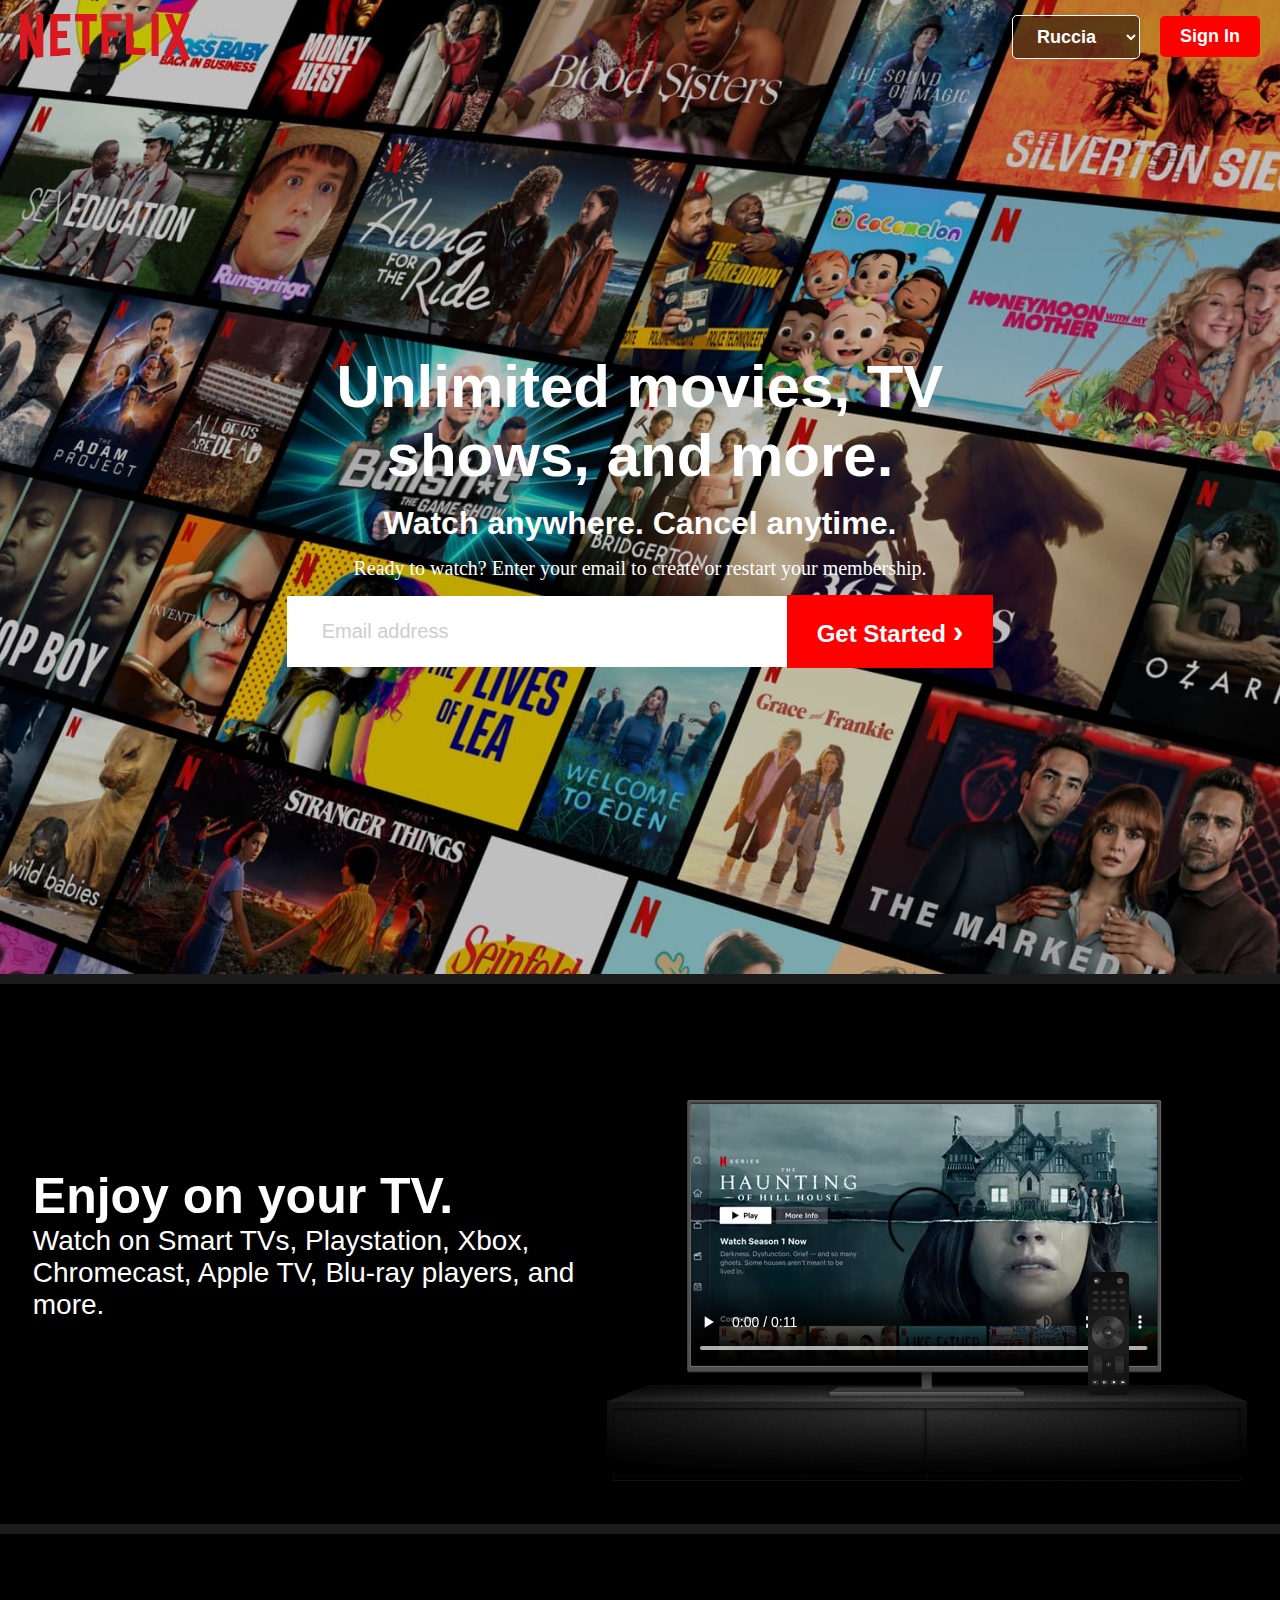
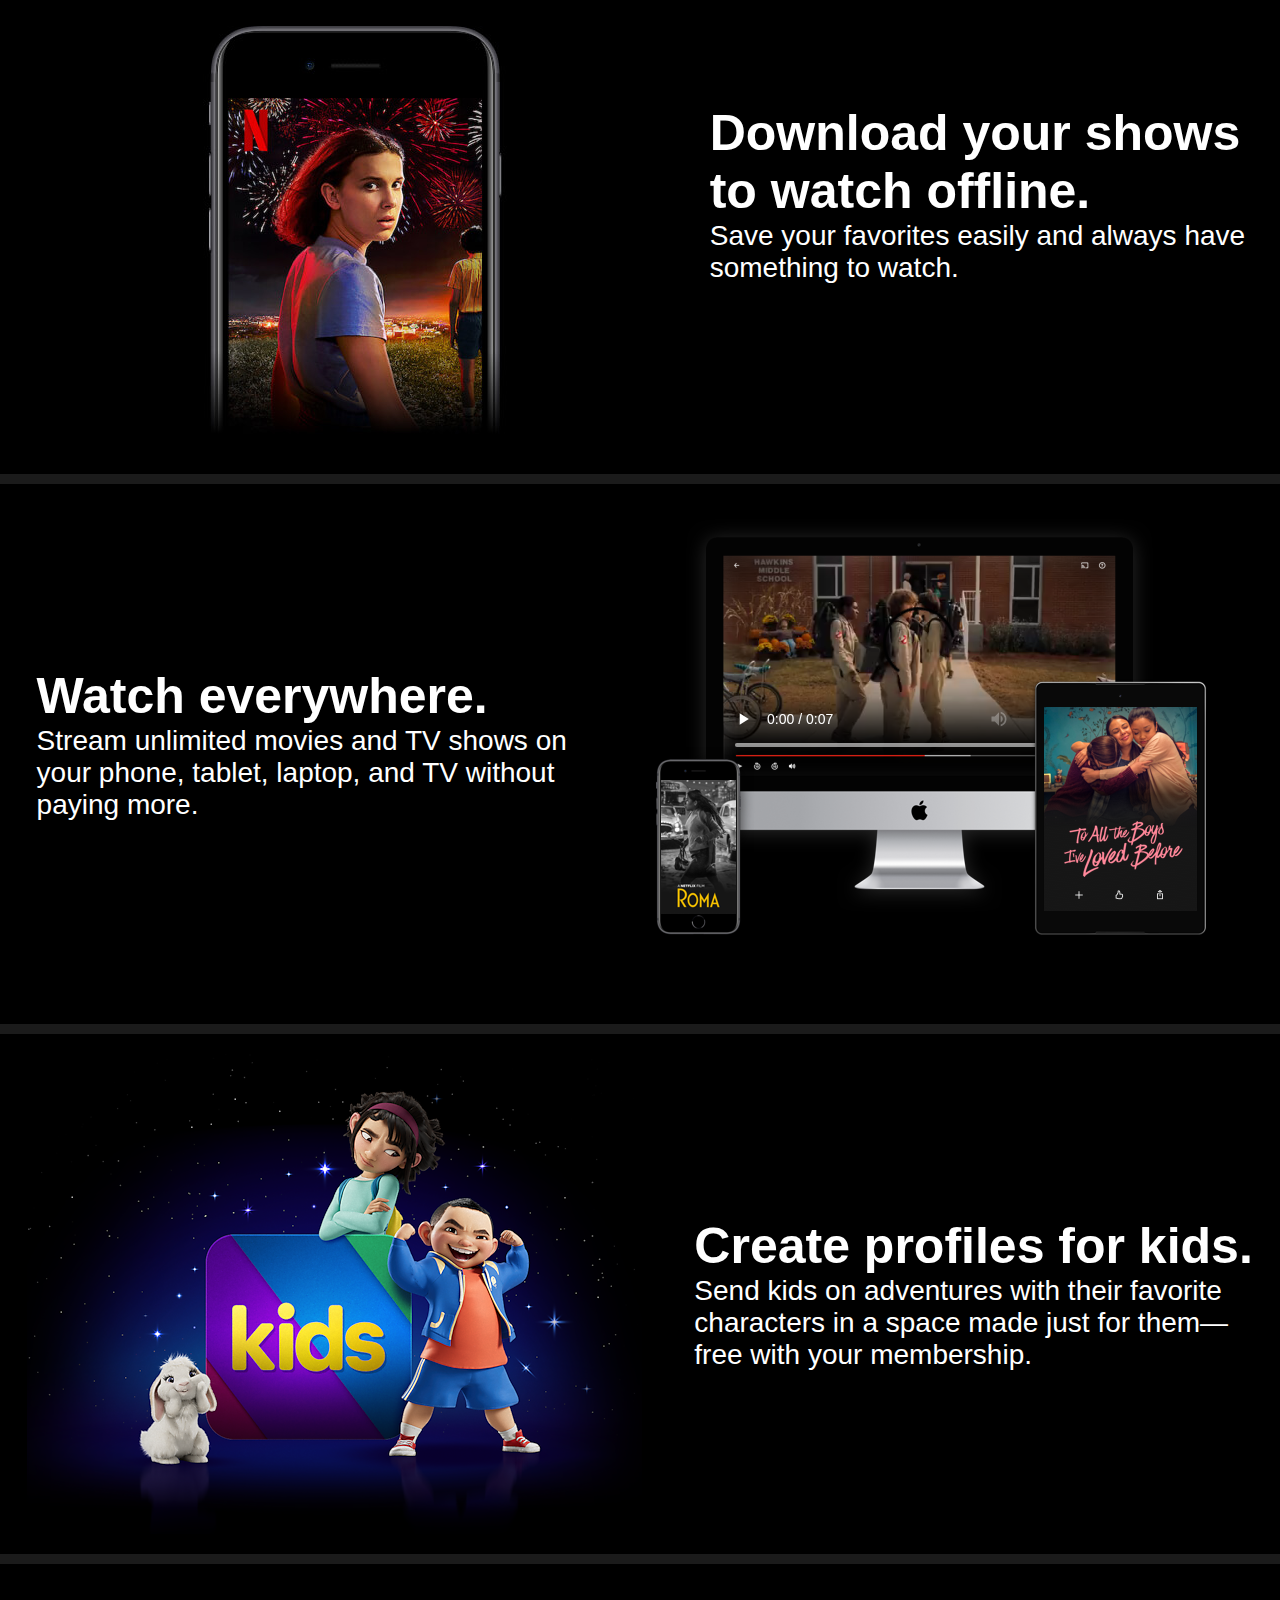
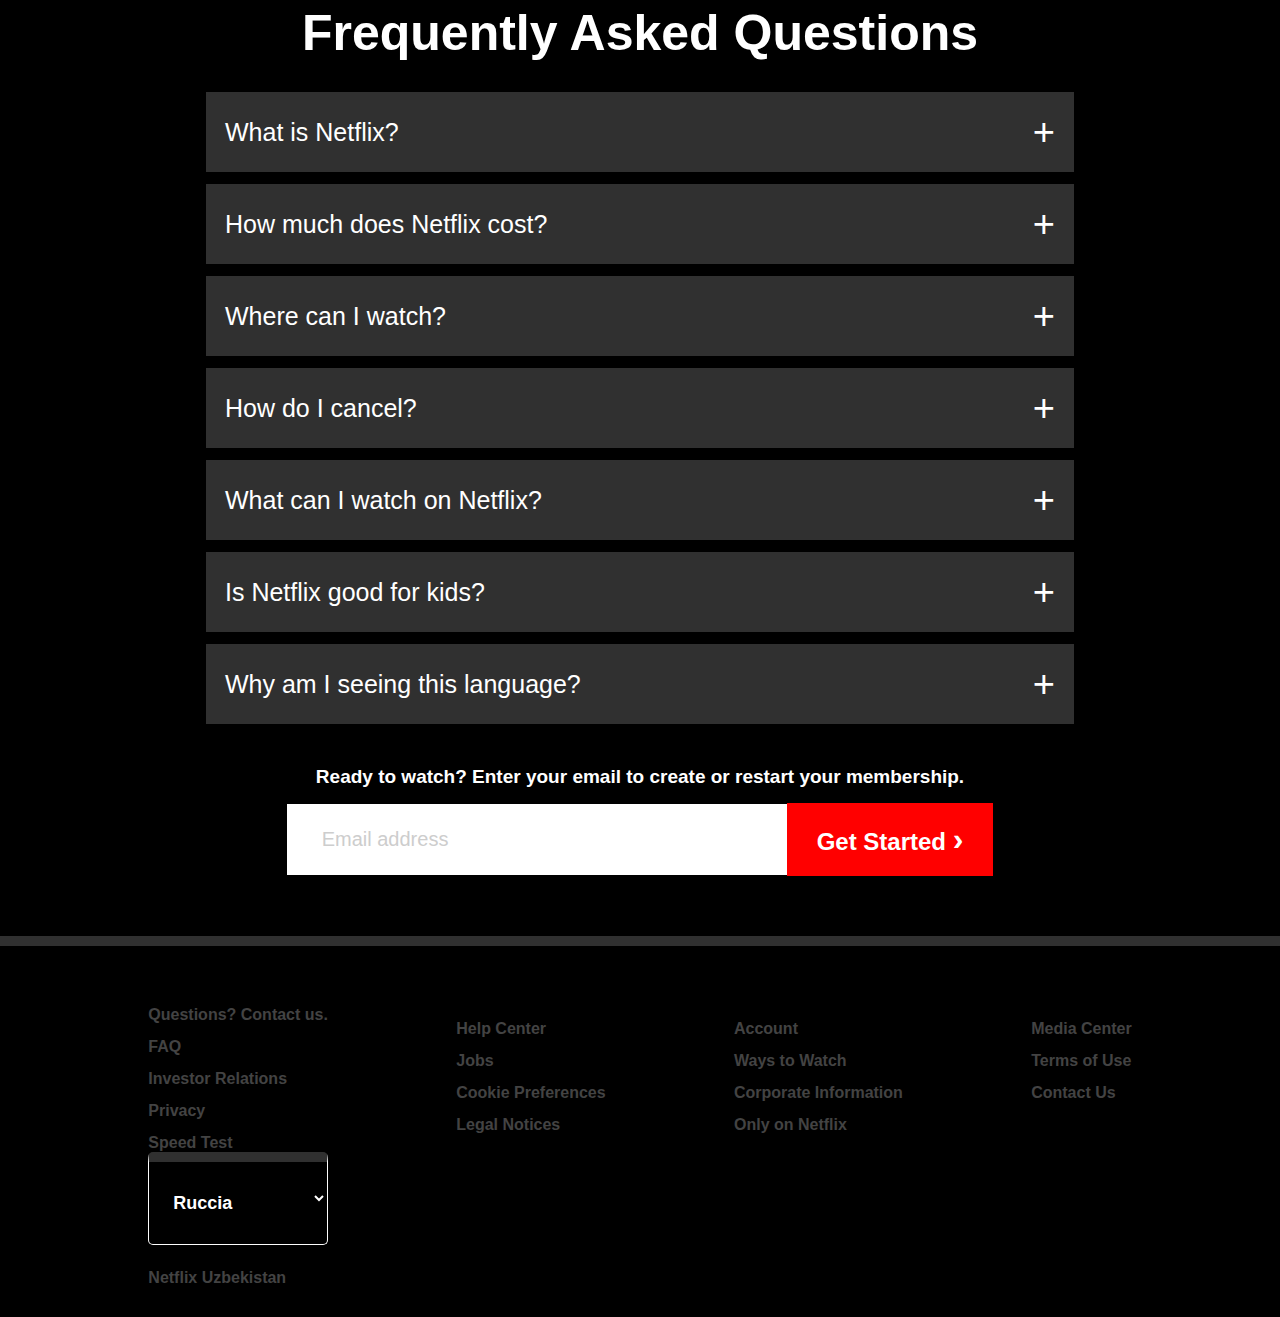
<file: index.html>
<!DOCTYPE html>
<html lang="en">
  <head>
    <meta charset="UTF-8" />
    <meta http-equiv="X-UA-Compatible" content="IE=edge" />
    <meta name="viewport" content="width=device-width, initial-scale=1.0" />
    <link rel="icon" href="./images/nficon2016.png" />
    <link rel="stylesheet" href="./css/main.css" />
    <link rel="stylesheet" href="./css/index.css" />
    <title>Netflix</title>
  </head>
  <body>
    <header class="headers">
      <div class="headersTmdb">
        <!-- <div
          class="tmdbBanner"
          style="
            background-image: url(./images/banner.jpg);
            background-position: center;
            background-repeat: no-repeat;
            background-size: cover;
            width: 100%;
            height: 100vh;
            color: #fff;
          "
        > -->
          <div class="container">
            <nav class="navbar">
              <a href="/#" class="navbar_link">
                <img src="./images/logo.png" alt="netflix icons mages" />
              </a>
              <ul class="navbar_list">
                <li class="navbar_item">
                  <select id="select" class="select">
                    <option value="ru" class="option">ruccia</option>
                    <option value="eng" class="option">english</option>
                    <option value="uz" class="option">uzbek</option>
                  </select>
                </li>
                <li class="navbar_item" id="navbarMOdalItem">
                  <div class="logoutBox">
                    <button class="logout" type="submit">Logout</button>
                  </div>
                </li>
              </ul>
            </nav>

            <!-- <h2 class="tmdb-title">The Marked Heart</h2>
            <p class="tmdb-desc">
              This new Colombian telenovela is about a man who has to watch his
              wife die and have her heart extracted to give to another woman.
              He’s out for revenge in the world of organ trafficking."
            </p>
            <div class="tmdb-btns">
              <button class="tmdb-btn">Play</button>
              <button class="tmdb-btn">Prev</button>
            </div> -->
          </div>
        </div>
      </div>
    </header>

    <main class="mains">
      <section class="trindingSection">
        <div class="container">
          <h2 class="tmdbtitle">Trend movie</h2>
          <div class="trindingMovie">
          </div>
        </div>
      </section>
      <section class="toprotedSection">
        <div class="container">
          <h2 class="tmdbtitle">TopRated</h2>
          <div class="tmdbmovies">
            <!-- <div class="moviesCard">
              <img class="movieImgs" src='${`https://image.tmdb.org/t/p/original/${item.backdrop_path}`}' alt="${
                item.title
              }">
              <h3 class="movieName">${item.title}</h3>
              </div> -->
          </div>
        </div>
      </section>
      <section class="actionMoviesSection">
        <div class="container">
          <h2 class="tmdbtitle">ActionMovies</h2>
          <div class="tmdbmoviesAction">
            <!-- <div class="moviesCardAction">
              <img class="movieImgsAction" src='${`https://image.tmdb.org/t/p/original/${item.backdrop_path}`}' alt="${
                item.title
              }">
              <h3 class="movieName">${item.title}</h3>
              </div> -->
          </div>
        </div>
      </section>
      <section class="ComedyMoviesSection">
        <div class="container">
          <h2 class="tmdbtitle">ComedyMovies</h2>
          <div class="tmdbComedyMovies">
            <!-- <div class="ComedyMoviesCard">
              <img class="ComedyMoviesImg" src='${`https://image.tmdb.org/t/p/original/${item.backdrop_path}`}' alt="${
                item.title
              }">
              <h3 class="movieName">${item.title}</h3>
              </div> -->
          </div>
        </div>
      </section>
      <section class="fetchHorrorMoviesSection">
        <div class="container">
          <h2 class="tmdbtitle">Horror Movies</h2>
          <div class="fetchHorrorMovies">
            <!-- <div class="fetchHorrorMoviesCard">
              <img class="fetchHorrorMoviesImg" src='${`https://image.tmdb.org/t/p/original/${item.backdrop_path}`}' alt="${
                item.title
              }">
              <h3 class="movieName">${item.title}</h3>
              </div> -->
          </div>
        </div>
      </section>
      <section class="fetchRomanceMoviesSection">
        <div class="container">
          <h2 class="tmdbtitle">Romance Movies</h2>
          <div class="fetchRomanceMovies">
            <!-- <div class="fetchRomanceMoviesCard">
              <img class="fetchRomanceMoviesImg" src='${`https://image.tmdb.org/t/p/original/${item.backdrop_path}`}' alt="${
                item.title
              }">
              <h3 class="movieName">${item.title}</h3>
              </div> -->
          </div>
        </div>
      </section>
      <section class="DocumentariesMoviesSection">
        <div class="container">
          <h2 class="tmdbtitle">Documentaries Movies</h2>
          <div class="DocumentariesMovies">
            <!-- <div class="DocumentariesMoviesCard">
              <img class="DocumentariesMoviesImg" src='${`https://image.tmdb.org/t/p/original/${item.backdrop_path}`}' alt="${
                item.title
              }">
              <h3 class="movieName">${item.title}</h3>
              </div> -->
          </div>
        </div>
      </section>
    </main>

    <footer class="footer">
      <div class="container">
        <ul class="footer_list">
          <li class="footer_item">
            <a class="footer_links" href="#">Questions? Contact us.</a>
            <a class="footer_link" href="#"> FAQ </a>
            <a class="footer_link" href="#"> Investor Relations </a>
            <a class="footer_link" href="#"> Privacy </a>
            <a class="footer_link" href="#"> Speed Test </a>
            <select id="select" class="select footer">
              <option value="ru" class="option">ruccia</option>
              <option value="eng" class="option">english</option>
              <option value="uz" class="option">uzbek</option>
            </select>
            <p class="footer-desc">Netflix Uzbekistan</p>
          </li>
          <li class="footer_item">
            <a class="footer_link" href="#"> Help Center </a>
            <a class="footer_link" href="#"> Jobs </a>
            <a class="footer_link" href="#"> Cookie Preferences </a>
            <a class="footer_link" href="#"> Legal Notices </a>
          </li>
          <li class="footer_item">
            <a class="footer_link" href="#"> Account </a>
            <a class="footer_link" href="#"> Ways to Watch </a>
            <a class="footer_link" href="#"> Corporate Information </a>
            <a class="footer_link" href="#"> Only on Netflix </a>
          </li>
          <li class="footer_item">
            <a class="footer_link" href="#"> Media Center </a>
            <a class="footer_link" href="#"> Terms of Use </a>
            <a class="footer_link" href="#"> Contact Us </a>
          </li>
        </ul>
      </div>
    </footer>
  </body>
  <script src="./js/login.js"></script>
</html>
<!-- eve.holt@reqres.in -->
</file>
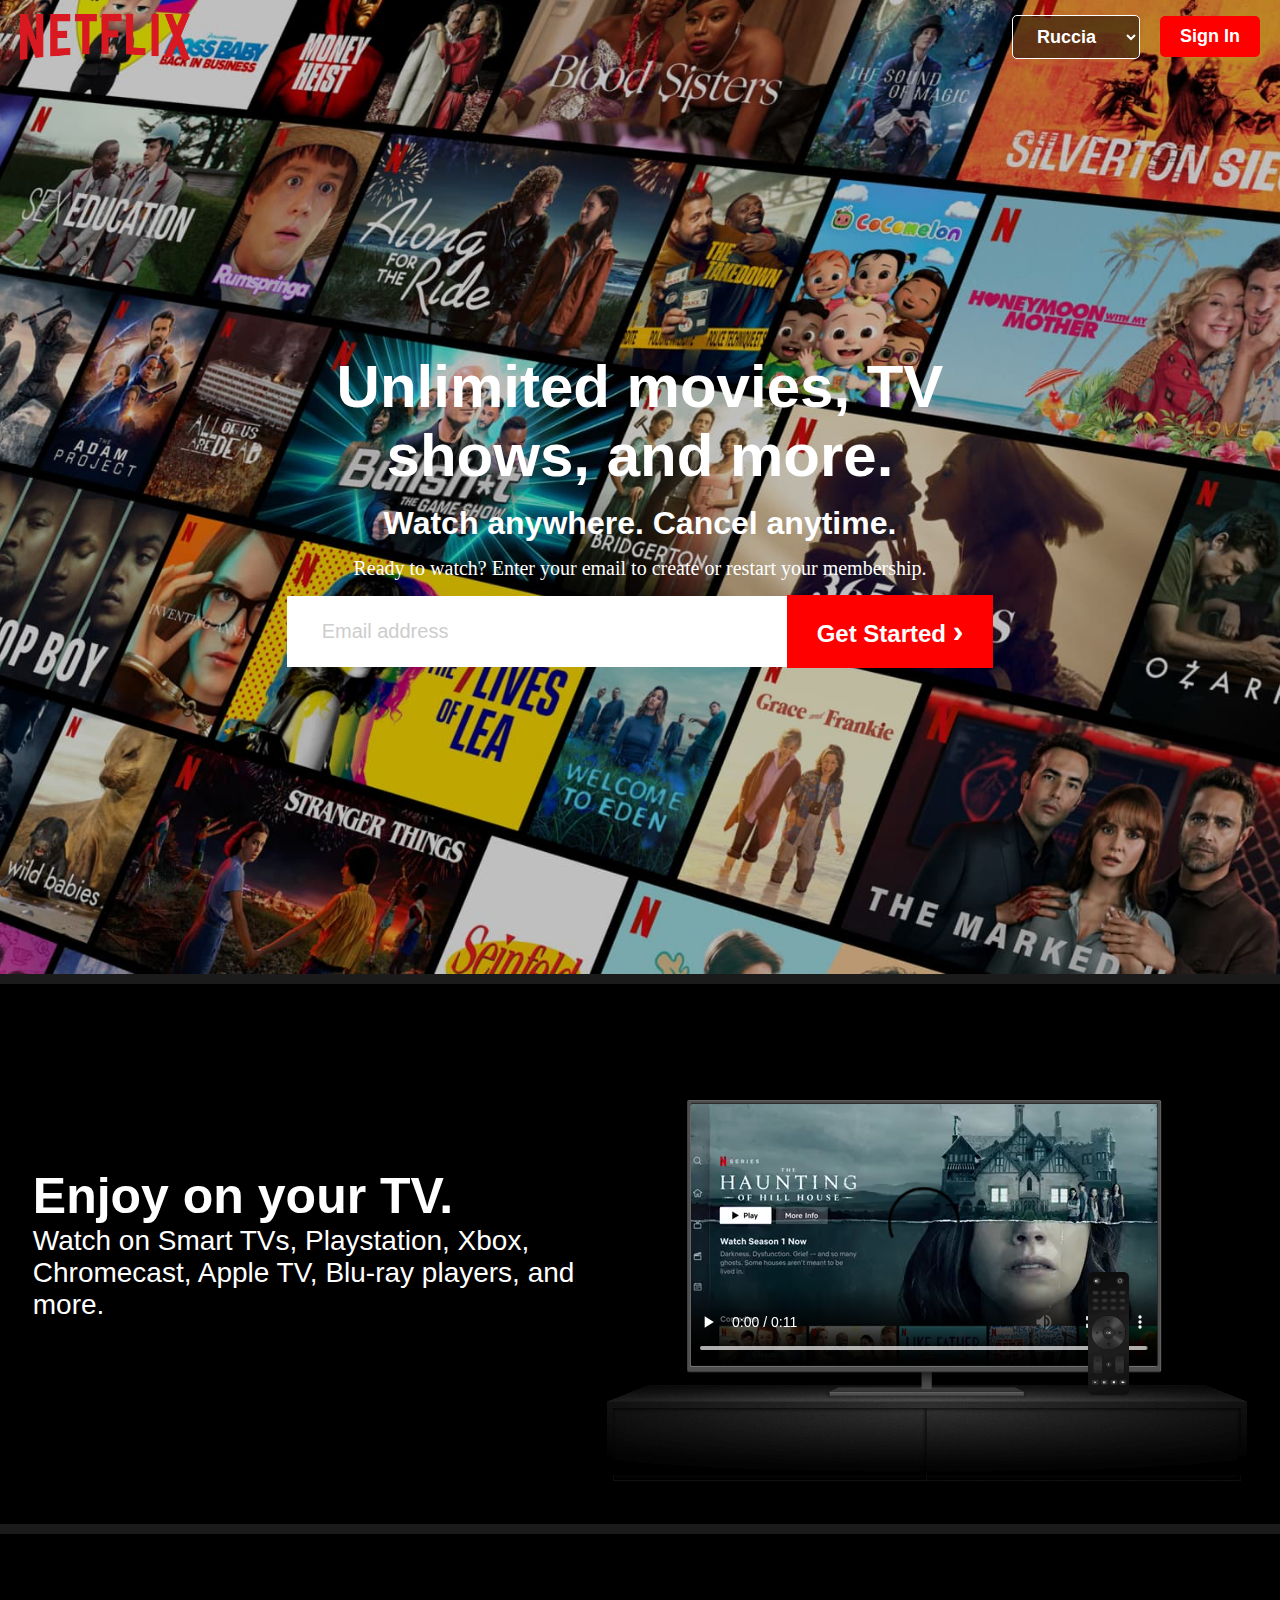
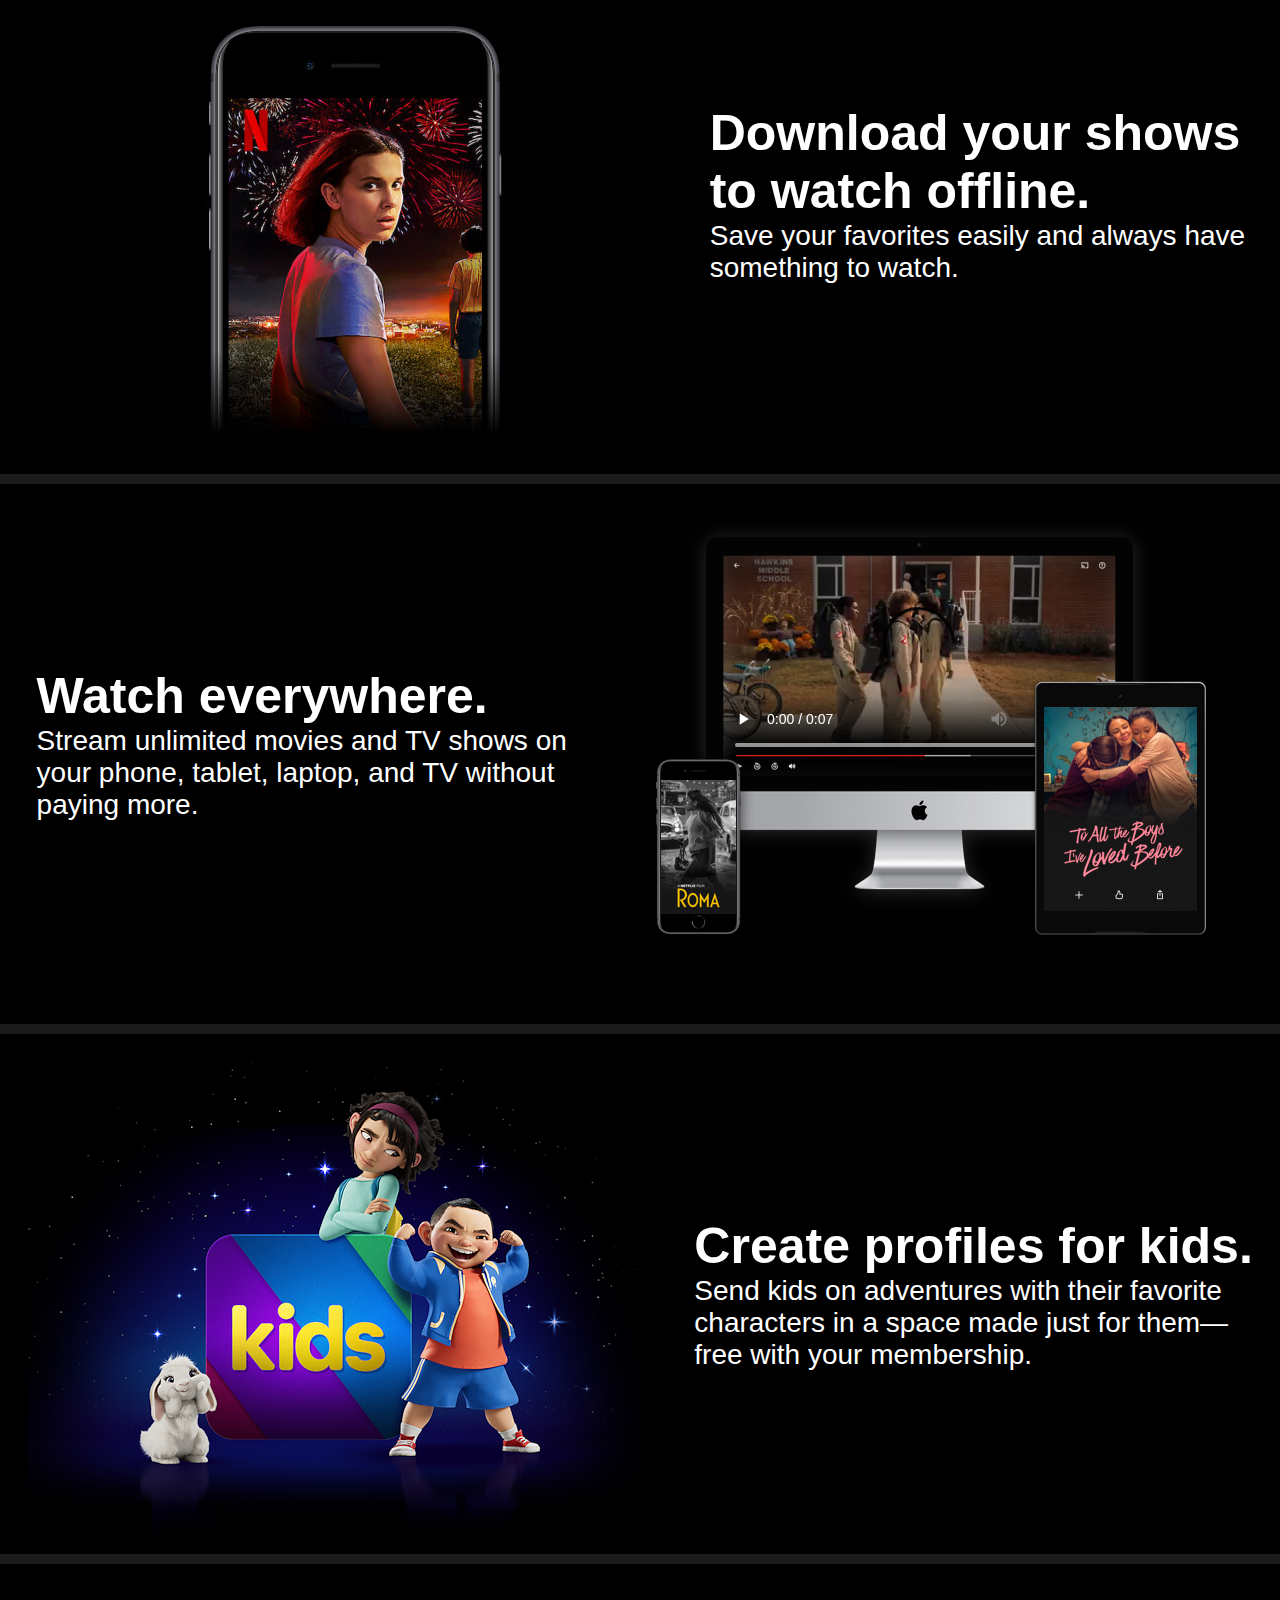
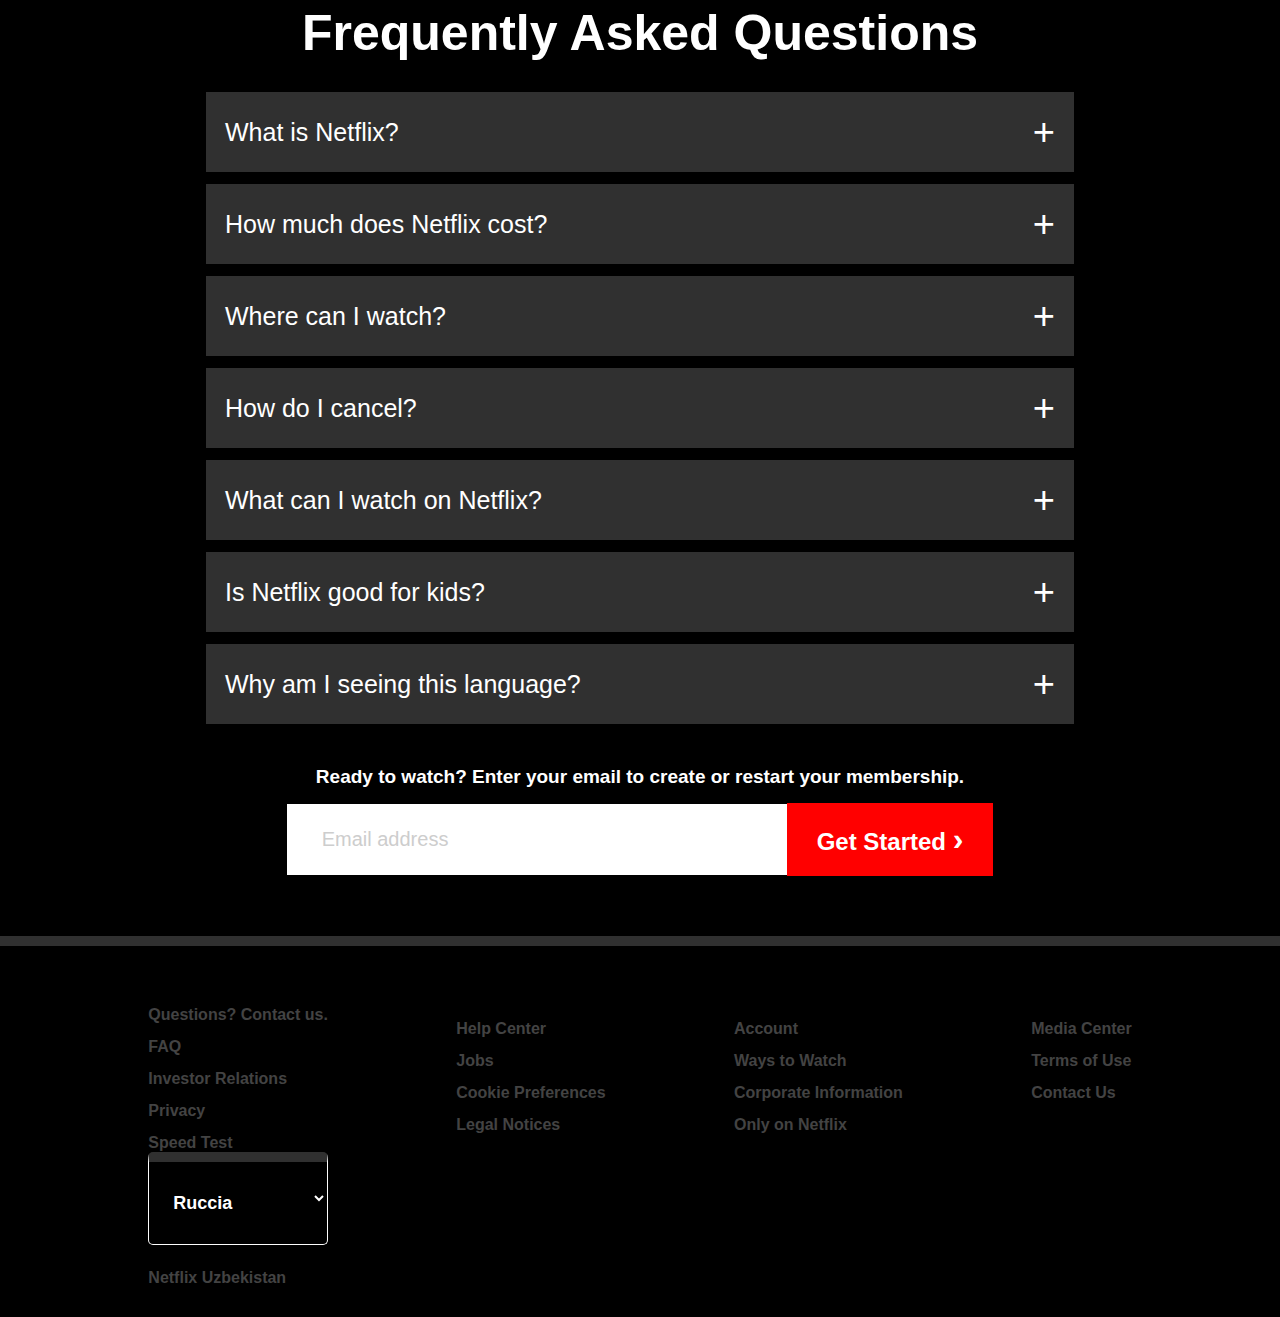
<file: login.html>
<!DOCTYPE html>
<html lang="en">
  <head>
    <meta charset="UTF-8" />
    <meta http-equiv="X-UA-Compatible" content="IE=edge" />
    <meta name="viewport" content="width=device-width, initial-scale=1.0" />
    <link rel="icon" href="./images/nficon2016.png" />
    <link rel="stylesheet" href="./css/main.css" />
    <title>Netflix</title>
  </head>
  <body>
    <!-- header -->
    <header class="header">
      <div class="container">
        <nav class="navbar">
          <a href="/#" class="navbar_link">
            <img src="./images/logo.png" alt="netflix icons mages" />
          </a>
          <ul class="navbar_list">
            <li class="navbar_item">
              <select id="select" class="select">
                <option value="ru" class="option">ruccia</option>
                <option value="eng" class="option">english</option>
                <option value="uz" class="option">uzbek</option>
              </select>
            </li>
            <li class="navbar_item" id="navbarMOdalItem">
              <button id="signIn" class="btn">Sign In</button>
              <div class="modal">
                <form id="forms">
                  <div class="inputBox">
                    <input
                      class="input-username formInput"
                      type="text"
                      placeholder="eve.holt@reqres.in"
                      name="username"
                      required
                    />
                  </div>
                  <div class="inputBox">
                    <input
                      class="input-password formInput"
                      type="password"
                      placeholder="Password"
                      name="password"
                      required
                    />
                  </div>
                  <div class="inputBox">
                    <button class="login-btn" type="submit">Login</button>
                  </div>
                </form>
              </div>
            </li>
          </ul>
        </nav>
        <div class="header_elements">
          <h1 class="header__title">
            Unlimited movies, TV<br />
            shows, and more.
          </h1>
          <h4 class="header__titles">Watch anywhere. Cancel anytime.</h4>
          <p class="header__desc">
            Ready to watch? Enter your email to create or restart your
            membership.
          </p>
          <form class="form">
            <input
              class="input"
              type="text"
              placeholder="Email address"
              name="email"
              required
            />
            <button type="submit" class="btn form-button">
              Get started <span>&#8250;</span>
            </button>
          </form>
        </div>
      </div>
    </header>
    <!-- main -->
    <main class="main">
      <section class="netflix_section">
        <div class="conainer">
          <div class="netflix_top">
            <ul class="netflix_list">
              <li class="netflix_item">
                <div class="neftlix_item-box">
                  <h2 class="netflix_item-box_title">Enjoy on your TV.</h2>
                  <p class="netflix_item-box_desc">
                    Watch on Smart TVs, Playstation, Xbox,<br />
                    Chromecast, Apple TV, Blu-ray players, and<br />
                    more.
                  </p>
                </div>
                <div class="netflix_imagesBox">
                  <img
                    src="./images/tv.png"
                    class="netflix_item-images"
                    alt="netflix element images"
                  />
                  <video
                    src="./video/video.m4v"
                    class="netflix_item-video"
                    controls
                  ></video>
                </div>
              </li>
              <li class="netflix_item">
                <div class="netflix_imagesBox">
                  <img
                    src="./images/mobile-0819.jpg"
                    class="netflix_item-images"
                    alt="netflix element images"
                  />
                </div>
                <div class="neftlix_item-box">
                  <h2 class="netflix_item-box_title">
                    Download your shows <br />to watch offline.
                  </h2>
                  <p class="netflix_item-box_desc">
                    Save your favorites easily and always have<br />
                    something to watch.
                  </p>
                </div>
              </li>
              <li class="netflix_item">
                <div class="neftlix_item-box">
                  <h2 class="netflix_item-box_title">Watch everywhere.</h2>
                  <p class="netflix_item-box_desc">
                    Stream unlimited movies and TV shows on <br />your phone,
                    tablet, laptop, and TV without<br />
                    paying more.
                  </p>
                </div>
                <div class="netflix_imagesBox">
                  <img
                    src="./images/device-pile.png"
                    class="netflix_item-images netflix_item-imagess"
                    alt="netflix element images"
                  />
                  <video
                    src="./video/video1.m4v"
                    class="netflix_item-videos"
                    controls
                  ></video>
                </div>
              </li>
              <li class="netflix_item netflix_items">
                <div class="netflix_imagesBox">
                  <img
                    src="./images/kidsValueProp.png"
                    class="netflix_item-images"
                    alt="netflix element images"
                  />
                </div>
                <div class="neftlix_item-box">
                  <h2 class="netflix_item-box_title">
                    Create profiles for kids.
                  </h2>
                  <p class="netflix_item-box_desc">
                    Send kids on adventures with their favorite<br />
                    characters in a space made just for them—<br />free with
                    your membership.
                  </p>
                </div>
              </li>
            </ul>
          </div>
        </div>
      </section>
      <section class="netflix_section-acardion">
        <div class="container">
          <h1 class="acardion-title">Frequently Asked Questions</h1>

          <div class="acardion">What is Netflix?</div>
          <div class="acardion-open">
            <p>
              Netflix is a streaming service that offers a wide variety of
              award-winning TV shows, movies, anime, documentaries, and more on
              thousands of internet-connected devices.<br /><br />

              You can watch as much as you want, whenever you want without a
              single commercial – all for one low monthly price. There's always
              something new to discover and new TV shows and movies are added
              every week!
            </p>
          </div>
          <div class="acardion">How much does Netflix cost?</div>
          <div class="acardion-open">
            <p>
              Watch Netflix on your smartphone, tablet, Smart TV, laptop, or
              streaming device, all for one fixed monthly fee. Plans range from
              EUR7.99 to EUR11.99 a month. No extra costs, no contracts.
            </p>
          </div>
          <div class="acardion">Where can I watch?</div>
          <div class="acardion-open">
            <p>
              Watch anywhere, anytime. Sign in with your Netflix account to
              watch instantly on the web at netflix.com from your personal
              computer or on any internet-connected device that offers the
              Netflix app, including smart TVs, smartphones, tablets, streaming
              media players and game consoles.<br /><br />

              You can also download your favorite shows with the iOS, Android,
              or Windows 10 app. Use downloads to watch while you're on the go
              and without an internet connection. Take Netflix with you
              anywhere.
            </p>
          </div>
          <div class="acardion">How do I cancel?</div>
          <div class="acardion-open">
            <p>
              Netflix is flexible. There are no pesky contracts and no
              commitments. You can easily cancel your account online in two
              clicks. There are no cancellation fees – start or stop your
              account anytime.
            </p>
          </div>
          <div class="acardion">What can I watch on Netflix?</div>
          <div class="acardion-open">
            <p>
              Netflix has an extensive library of feature films, documentaries,
              TV shows, anime, award-winning Netflix originals, and more. Watch
              as much as you want, anytime you want.
            </p>
          </div>
          <div class="acardion">Is Netflix good for kids?</div>
          <div class="acardion-open">
            <p>
              The Netflix Kids experience is included in your membership to give
              parents control while kids enjoy family-friendly TV shows and
              movies in their own space.<br /><br />

              Kids profiles come with PIN-protected parental controls that let
              you restrict the maturity rating of content kids can watch and
              block specific titles you don’t want kids to see.
            </p>
          </div>
          <div class="acardion">Why am I seeing this language?</div>
          <div class="acardion-open">
            <p>Your browser preferences determine the language shown here.</p>
          </div>
        </div>
      </section>
      <section class="ready_section">
        <div class="container">
          <h3 class="ready_title">
            Ready to watch? Enter your email to create or restart your
            membership.
          </h3>

          <form class="form">
            <input
              class="input"
              type="text"
              placeholder="Email address"
              required
            />
            <button class="btn form-button">
              Get started <span>&#8250;</span>
            </button>
          </form>
        </div>
      </section>
    </main>
    <!-- footer -->
    <footer class="footer">
      <div class="container">
        <ul class="footer_list">
          <li class="footer_item">
            <a class="footer_links" href="#">Questions? Contact us.</a>
            <a class="footer_link" href="#"> FAQ </a>
            <a class="footer_link" href="#"> Investor Relations </a>
            <a class="footer_link" href="#"> Privacy </a>
            <a class="footer_link" href="#"> Speed Test </a>
            <select id="select" class="select footer">
              <option value="ru" class="option">ruccia</option>
              <option value="eng" class="option">english</option>
              <option value="uz" class="option">uzbek</option>
            </select>
            <p class="footer-desc">Netflix Uzbekistan</p>
          </li>
          <li class="footer_item">
            <a class="footer_link" href="#"> Help Center </a>
            <a class="footer_link" href="#"> Jobs </a>
            <a class="footer_link" href="#"> Cookie Preferences </a>
            <a class="footer_link" href="#"> Legal Notices </a>
          </li>
          <li class="footer_item">
            <a class="footer_link" href="#"> Account </a>
            <a class="footer_link" href="#"> Ways to Watch </a>
            <a class="footer_link" href="#"> Corporate Information </a>
            <a class="footer_link" href="#"> Only on Netflix </a>
          </li>
          <li class="footer_item">
            <a class="footer_link" href="#"> Media Center </a>
            <a class="footer_link" href="#"> Terms of Use </a>
            <a class="footer_link" href="#"> Contact Us </a>
          </li>
        </ul>
      </div>
    </footer>
  </body>
  <script src="./js/app.js"></script>
</html>
</file>
<file: css/main.css>
* {
    margin: 0;
    padding: 0;
    box-sizing: border-box;
}

body {
    margin: 0;
    padding: 0;
    display: flex;
    flex-direction: column;
    min-height: 100vh;
    background-color: #000000;
    color: #fff;
}

img {
    display: block;
}

.container {
    max-width: 1400px;
    padding: 0 20px;
    margin: 0 auto;
}

.header {
    margin: 0;
    padding: 14px 0px;
    background-color: rgba(0, 0, 0, 0.3);
    background-image: url(../images/banner.jpg);
    background-position: center;
    background-repeat: no-repeat;
    background-size: cover;
    min-height: 100vh;
}

.navbar {
    display: flex;
    align-items: center;
    justify-content: space-between;
}

.navbar_link {
    text-decoration: none;
}

.navbar_link>img {
    width: 170px;
    height: 100%;
}

.navbar_list {
    display: flex;
    align-items: center;
    justify-content: space-between;
    list-style: none;
    margin: 0;
    padding: 0;
}

.navbar_item+.navbar_item {
    margin-left: 20px;
}

.select {
    background-color: rgba(0, 0, 0, 0.5);
    border: 1px solid #fdfdfd;
    padding: 10px 20px;
    margin: 0;
    border-radius: 5px;
    color: #fff;
    font-weight: bold;
    font-size: 18px;
    text-transform: capitalize;
}

.btn,
.logout {
    margin: 0;
    padding: 10px 20px;
    border: none;
    outline: none;
    border-radius: 5px;
    background-color: red;
    color: #fff;
    font-weight: bold;
    font-size: 18px;
    cursor: pointer;
}



.header_elements {
    margin: 0;
    padding: 0;
    min-height: 100vh;
    display: flex;
    align-items: center;
    justify-content: center;
    flex-direction: column;
    text-align: center;
}

.header__title {
    margin: 0;
    padding: 0;
    font-size: 60px;
    font-family: sans-serif;
}

.header__titles {
    margin: 0;
    padding-top: 15px;
    font-family: sans-serif;
    font-size: 32px;
}

.header__desc {
    margin: 0;
    padding-top: 15px;
    font-size: 20px;
}

.form {
    margin: 0;
    padding-top: 15px;
    display: flex;
    align-items: center;
    justify-content: center;
    flex-wrap: wrap;
}

.input {
    margin: 0;
    padding: 24px 35px;
    width: 500px;
    font-size: 20px;
    color: #040404;
    border: none;
    outline: none;
}

.input::placeholder {
    color: #cdcdcd;
}

.form-button {
    padding: 18px 30px;
    border-radius: 0px 0px;
    text-transform: capitalize;
    font-size: 24px;
}

.form-button>span {
    font-size: 32px;
}

@media screen and (max-width: 597px) {
    .navbar_link>img {
        width: 140px;
    }

    .select {
        padding: 10px 16px;
    }

    .header__title {
        font-size: 40px;
    }

    .header__titles {
        font-size: 28px;
    }

    .header__desc {
        font-size: 18px;
    }

    .input {
        width: 100%;
    }

    .form-button {
        margin-top: 15px;
        width: 50%;
    }
}

@media screen and (max-width: 426px) {
    .navbar_link>img {
        width: 120px;
    }

    .select {
        padding: 5px;
    }

    .btn {
        padding: 8px;
        font-size: 15px;
        font-weight: normal;
    }

    .navbar_item+.navbar_item {
        margin-left: 8px;
    }

    .header__title {
        font-size: 30px;
    }

    .header__titles {
        font-size: 20px;
    }

    .header__desc {
        font-size: 18px;
    }

    .input {
        padding: 15px 35px;
        width: 100%;
    }

    .form-button {
        padding: 18px 25px;
    }
}

/* MAIN */
.netflix_section {
    margin: 0;
    padding: 0;
}

.netflix_list {
    list-style: none;
    margin: 0;
    padding: 0;
    display: flex;
    flex-direction: column;
}

.netflix_item {
    border-top: 10px solid #1b1b1b;
    display: flex;
    align-items: center;
    justify-content: space-evenly;
    flex-wrap: wrap;
    padding: 20px 0px;
    margin-bottom: 20px;
}

.netflix_items {
    border-bottom: 10px solid #1b1b1b;
}

.neftlix_item-box {
    margin: 0;
    padding: 0;
}

.netflix_item-box_title {
    font-size: 50px;
    font-family: sans-serif;
}

.netflix_item-box_desc {
    font-size: 28px;
    font-family: sans-serif;
}

.netflix_imagesBox {
    position: relative;
}

.netflix_item-images {
    z-index: 100;
    position: sticky;
}

.netflix_item-video {
    position: absolute;
    top: 20%;
    left: 12%;
    background-repeat: no-repeat;
}

.netflix_item-videos {
    position: absolute;
    top: 8%;
    left: 18%;
    width: 400px;
    background-repeat: no-repeat;
}

@media screen and (max-width:1182px) {
    .netflix_item-box_title {
        text-align: center;
    }

    .netflix_item-box_desc {
        text-align: center;
    }
}

@media screen and (max-width:762px) {
    .netflix_item-box_title {
        font-size: 40px;
        padding-top: 13px;
    }

    .netflix_item-box_desc {
        font-size: 20px;
        padding-top: 13px;
    }

    .netflix_item-images {
        width: 100%;
    }
}

@media screen and (max-width:631px) {
    .netflix_item-box_title {
        font-size: 35px;
    }

    .netflix_item-box_desc {
        font-size: 18px;
    }

    .netflix_item-video {
        position: absolute;
        top: 18%;
        left: 10%;
    }

    .netflix_item-videos {
        position: absolute;
        top: 8%;
        left: 18%;
        width: 340px;
    }
}

@media screen and (max-width:533px) {
    .netflix_item-images {
        width: 380px;
    }

    .netflix_item-imagess {
        width: 400px !important;
    }

    .netflix_item-video {
        position: absolute;
        top: 12%;
        width: 320px;
    }

    .netflix_item-videos {
        position: absolute;
        top: 8%;
        left: 17%;
        width: 260px;
    }
}

@media screen and (max-width:533px) {
    .netflix_item-images {
        width: 370px;
    }

    .netflix_item-box_title {
        font-size: 30px;
    }

    .netflix_item-box_desc {
        font-size: 15px;
    }

}

.netflix_section-acardion {
    margin: 0;
    padding-top: 20px;
}

.netflix_section-acardion .container {
    display: flex;
    align-items: center;
    justify-content: center;
    flex-direction: column;
}

.acardion-title {
    font-size: 50px;
    font-family: sans-serif;
    margin: 0;
    padding-bottom: 30px;
    text-align: center;
}

.acardion {
    margin-bottom: 12px;
    padding: 20px 19px;
    background-color: #303030;
    color: #fff;
    max-height: 80px;
    overflow-y: hidden;
    cursor: pointer;
    width: 70%;
    font-size: 25px;
    line-height: 40px;
    font-family: sans-serif;
}

.acardion::after {
    content: '\002b';
    float: right;
    font-size: 38px;
}

.active::after {
    content: '\00D7';
}

.acardion-open {
    width: 70%;
    overflow-y: hidden;
    max-height: 0px;
    margin: 0 auto;
    background-color: #303030;
    transition: 0.4s ease;
}

.acardion-open p {
    padding: 15px;
    color: #fff;
    font-size: 23px;
    font-family: sans-serif;
    border-bottom: 1px solid #040404;
}

@media screen and (max-width:710px) {
    .acardion-title {
        font-size: 40px;
    }

    .acardion {
        width: 100%;
        font-size: 20px;
        line-height: 30px;
    }

    .acardion-open {
        width: 100%;
    }
}

@media screen and (max-width:426px) {
    .acardion {
        font-size: 18px;
    }

    .acardion-title {
        font-size: 35px;
    }

    .acardion-open p {
        font-size: 16px;
    }
}

/* ready  */

.ready_section {
    padding-top: 30px;
    padding-bottom: 60px;
    margin: 0;
}

.ready_title {
    text-align: center;
    margin: 0;
    padding: 0;
    font-size: 19px;
    font-family: sans-serif;
}


/* footer */
.footer {
    margin-top: auto;
    padding-top: 30px;
    border-top: 10px solid #303030;
    padding-bottom: 30px;
}

.footer .container {
    padding-top: 30px;
}

.footer_links {
    margin: 0;
    padding: 0;
    font-size: 16px;
    text-decoration: none;
    font-family: sans-serif;
    color: #434343;
    font-weight: bold;
}

.footer_links:hover {
    text-decoration: dotted;
}

.footer_list {
    display: flex;
    justify-content: space-evenly;
    flex-wrap: wrap;
    list-style: none;
    padding: 0;
    margin: 0;
}

.footer_item {
    display: flex;
    justify-content: start;
    flex-direction: column;
}

.footer_link {
    text-decoration: none;
    font-size: 16px;
    color: #434343;
    font-weight: bold;
    font-family: sans-serif;
    margin-top: 14px;
}

.footer-select {
    margin-top: 34px;
}

.footer-desc {
    margin-top: 24px;
    color: #434343;
    font-weight: bold;
    font-family: sans-serif;
}

@media screen and (max-width:426px) {
    .footer_item {
        display: flex;
        flex-direction: column;
        align-items: center;
    }

    .footer_link {
        font-size: 14px;
        font-weight: 100;
    }
}

/* MODAL */

.modal {
    display: none;
    top: 10%;
    right: 30%;
    width: 600px;
    height: 400px;
    background-color: transparent;
    border: 3px solid #434343;
    backdrop-filter: blur(4px);
    z-index: 800;
    position: fixed;
    border-radius: 10px;
}

.active {
    display: block;
}

.inputBox {
    padding: 14px;
    margin-top: 30px;
    margin-bottom: 10px;
    text-align: center;
}

.formInput {
    padding: 14px 20px;
    border: none;
    outline: none;
    border-radius: 5px;
    font-size: 15px;
    color: #434343;
}

.login-btn {
    text-align: center;
    padding: 14px 17px;
    width: 230px;
    border: none;
    outline: none;
    cursor: pointer;
    font-size: 15px;
    color: #434343;
    background-color: #fdfdfd;
    border-radius: 5px;
    font-weight: bold;
}

@media screen and (max-width:1025px) {
    .modal {
        right: 20%;
    }
}

@media screen and (max-width:769px) {
    .modal {
        right: 10%;
        top: 20%;
    }
}

@media screen and (max-width:426px) {
    .modal {
        right: 6%;
        width: 380px;
        height: 400px;
    }
}

@media screen and (max-width:376px) {
    .modal {
        right: 8%;
        width: 340px;
    }
}
</file>
<file: css/index.css>
.headers {
    margin: 0;
    padding: 14px 0px;

}

.tmdbBanner {
    padding: 14px 0px;
}

.tmdb-title {
    margin: 0;
    padding-top: 10%;
    font-size: 70px;
    font-family: sans-serif;
}

.tmdb-desc {
    margin: 0;
    padding-top: 2%;
    font-size: 30px;
    font-family: sans-serif;
}

.tmdb-btns {
    display: flex;
    align-items: center;
    justify-content: flex-start;
    flex-wrap: wrap;
    margin: 0;
    padding-top: 2%;
}

.tmdb-btn {
    margin: 0;
    padding: 15px 25px;
    border: none;
    outline: none;
    border-radius: 5px;
    cursor: pointer;
    background-color: red;
    color: #fff;
    font-size: 24px;
    width: 200px;
    height: 70px;
}

.tmdb-btn:nth-child(2) {
    background-color: #000;
    margin-left: 20px;
}

.trindingSection,
.toprotedSection,
.actionMoviesSection,
.ComedyMoviesSection,
.fetchHorrorMoviesSection,
.fetchRomanceMoviesSection,
.DocumentariesMoviesSection {
    margin: 0;
    padding-top: 30px;
    padding-bottom: 30px;
}

.title,
.tmdbtitle {
    font-size: 34px;
    font-family: sans-serif;
    margin: 0;
    padding: 20px 0;
}

.movieName {
    font-size: 12px;
    margin: 0;
    padding-top: 7px;
    font-family: sans-serif;
    font-weight: bold;
    text-align: center;
}

.movieImg {
    max-width: 300px;
    max-height: 280px;
    min-width: 300px;
    min-height: 280px;
    border-radius: 10px;
}

.movieImgs {
    max-width: 300px;
    max-height: 240px;
    min-width: 300px;
    min-height: 240px;
    border-radius: 10px;
}

.movieImgsAction {
    max-width: 300px;
    max-height: 220px;
    min-width: 300px;
    min-height: 220px;
    border-radius: 10px;
}

/* ACTION MOVIES STYLE */
.fetchHorrorMovies,
.fetchRomanceMovies,
.DocumentariesMovies,
.tmdbComedyMovies,
.tmdbmoviesAction,
.tmdbmovies,
.trindingMovie {
    display: flex;
    align-items: center;
    justify-content: space-between;
    overflow-x: scroll;
}


.fetchHorrorMoviesCard,
.fetchRomanceMoviesCard,
.DocumentariesMoviesCard,
.ComedyMoviesCard,
.moviesCardAction,
.moviesCard,
.movieCard {
    width: 300px;
    height: 320px;
    display: flex;
    flex-direction: column;
    cursor: pointer;
    margin-left: 25px;
    border-radius: 10px;
}

.fetchHorrorMoviesImg,
.fetchRomanceMoviesImg,
.DocumentariesMoviesImg,
.ComedyMoviesImg {
    max-width: 300px;
    max-height: 180px;
    min-width: 300px;
    min-height: 200px;
    border-radius: 10px;
}

/* SCROOL STYLE SECTIONS */
/* TRINDING SCROOL STYLE */
/* width */
.trindingMovie::-webkit-scrollbar {
    width: 0px;
    height: 4px;
}

/* Track */
.trindingMovie::-webkit-scrollbar-track {
    background: rgb(37, 37, 37);
}

/* Handle */
.trindingMovie::-webkit-scrollbar-thumb {
    background: #888;
}

/* TOPRATED SCROoL STYLE */
.tmdbmovies::-webkit-scrollbar {
    width: 0px;
    height: 4px;
}

.tmdbmovies::-webkit-scrollbar-track {
    background: rgb(37, 37, 37);
}

.tmdbmovies::-webkit-scrollbar-thumb {
    background: #888;
}

/* ACTION MOVIES scrool style */

.tmdbmoviesAction::-webkit-scrollbar {
    width: 0px;
    height: 4px;
}

.tmdbmoviesAction::-webkit-scrollbar-track {
    background: rgb(37, 37, 37);
}

.tmdbmoviesAction::-webkit-scrollbar-thumb {
    background: #888;
}

/* COMEDY SCROOL STYLE */
.tmdbComedyMovies::-webkit-scrollbar {
    width: 0px;
    height: 4px;
}

.tmdbComedyMovies::-webkit-scrollbar-track {
    background: rgb(37, 37, 37);
}

.tmdbComedyMovies::-webkit-scrollbar-thumb {
    background: #888;
}

/* HORROR SCROOL STYLE */
.fetchHorrorMovies::-webkit-scrollbar {
    width: 0px;
    height: 4px;
}

.fetchHorrorMovies::-webkit-scrollbar-track {
    background: rgb(37, 37, 37);
}

.fetchHorrorMovies::-webkit-scrollbar-thumb {
    background: #888;
}

/* ROMANCE SCROOL STYLE */
.fetchRomanceMovies::-webkit-scrollbar {
    width: 0px;
    height: 4px;
}

.fetchRomanceMovies::-webkit-scrollbar-track {
    background: rgb(37, 37, 37);
}

.fetchRomanceMovies::-webkit-scrollbar-thumb {
    background: #888;
}

/* DOCUMENTARYMOVIES SCROOL */

.DocumentariesMovies::-webkit-scrollbar {
    width: 0px;
    height: 4px;
}

.DocumentariesMovies::-webkit-scrollbar-track {
    background: rgb(37, 37, 37);
}

.DocumentariesMovies::-webkit-scrollbar-thumb {
    background: #888;
}
</file>
